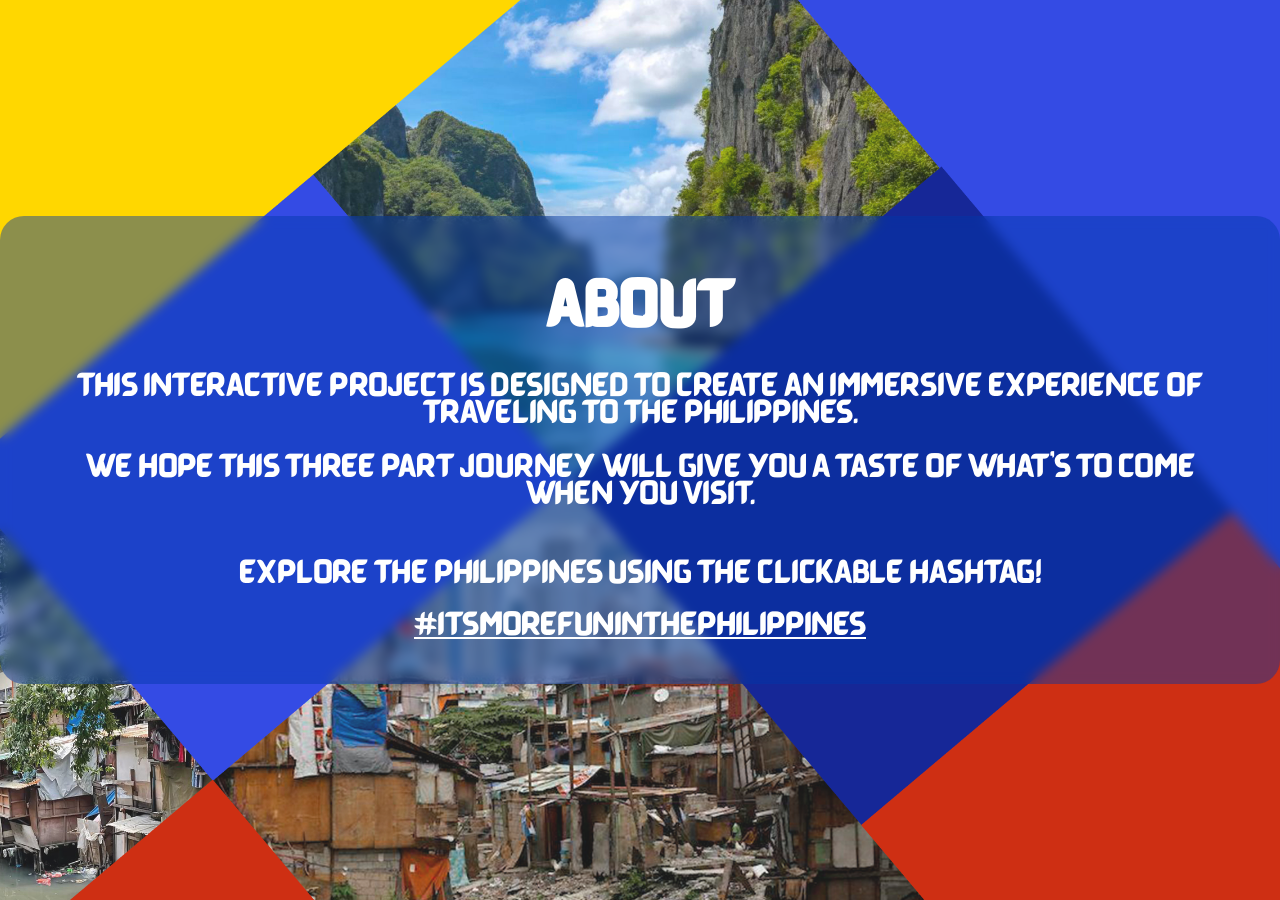
<file: index.html>
<!DOCTYPE html>

<html>
    <head>
        <meta charset="utf-8">
        <meta http-equiv="X-UA-Compatible" content="IE=edge">
        <title></title>
        <meta name="description" content="">
        <meta name="viewport" content="width=device-width, initial-scale=1.0, maximum-scale=1.0, user-scalable=no">
        <link rel="stylesheet" href="css/style.css">
    </head>
    <body>
        <div id="ABOUT">
            <h1 style="color: white">ABOUT</h1>
            <p style="color: white; font-size: 25px;">THIS INTERACTIVE PROJECT IS DESIGNED TO CREATE AN IMMERSIVE EXPERIENCE OF TRAVELING TO THE PHILIPPINES.<br><br>WE HOPE THIS THREE PART JOURNEY WILL GIVE YOU A TASTE OF WHAT'S TO COME WHEN YOU VISIT.</p>
            <p style="color: white; font-size: 25px;"><BR>EXPLORE THE PHILIPPINES USING THE CLICKABLE HASHTAG!</p>
            <a style="font-size: 25px;" class="hashtag" href="sketch1/index.html">#ITSMOREFUNINTHEPHILIPPINES</a>
            
        </div>

       

        

        
        
        
        
    </body>
</html>
</file>
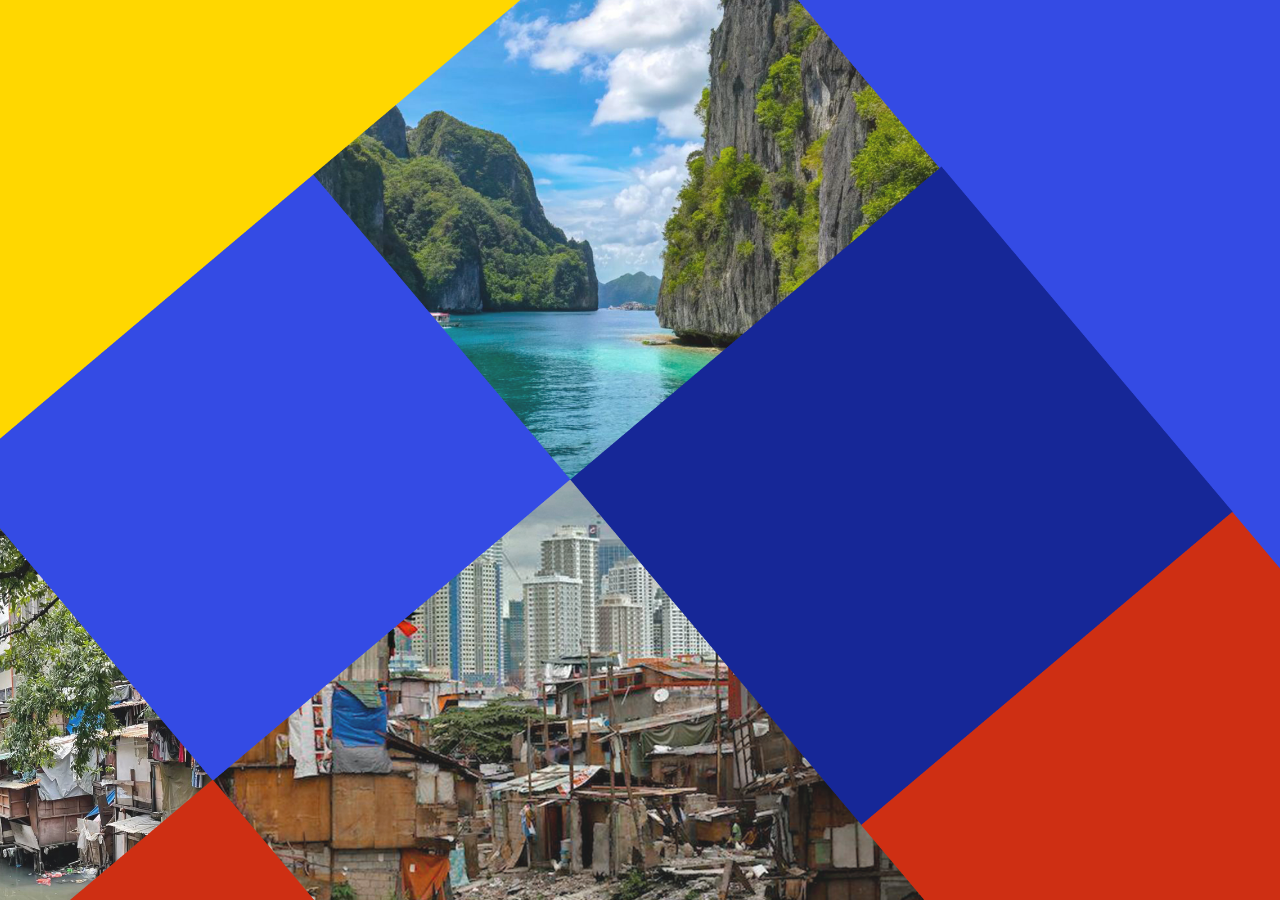
<file: index_2.html>
<!DOCTYPE html>
<!--[if lt IE 7]>      <html class="no-js lt-ie9 lt-ie8 lt-ie7"> <![endif]-->
<!--[if IE 7]>         <html class="no-js lt-ie9 lt-ie8"> <![endif]-->
<!--[if IE 8]>         <html class="no-js lt-ie9"> <![endif]-->
<!--[if gt IE 8]>      <html class="no-js"> <!--<![endif]-->
<html>
    <head>
        <meta charset="utf-8">
        <meta http-equiv="X-UA-Compatible" content="IE=edge">
        <title></title>
        <meta name="description" content="">
        <meta name="viewport" content="width=device-width, initial-scale=1">
        <link rel="stylesheet" href="../css/style.css">
    </head>
    <body>
        <div class="center">


        </div>
        
        <script src="" async defer></script>
    </body>
</html>
</file>
<file: css/style.css>
body {
    background-image: url("../img/aboutme.png");
    background-repeat: no-repeat;
    background-size: cover;
    background-position: center;
    background-attachment: fixed;
    margin: 0;
    height: 100vh;
    display: flex;
    justify-content: center;
    align-items: center;
}

#ABOUT {
    text-align: center;
    background: rgba(0, 56, 168, 0.45);
    border-radius: 24px;
    padding: 40px 60px;
    backdrop-filter: blur(6px);
    -webkit-backdrop-filter: blur(6px);
}

@font-face {
    font-family: 'Barabara';
    src: url('../font/BARABARA-final.otf') format('opentype');
}


h1, p, .hashtag {
    font-family: 'Barabara', sans-serif;
    font-size: 50px;
}

.hashtag {
    color: white;
    transition: text-shadow 0.3s ease, color 0.3s ease;
    cursor: default;
}

.hashtag:hover {
    color: #FFD700;
    text-shadow: 0 0 8px #FFD700, 0 0 20px #FFD700, 0 0 40px #FFD700;
}

h3 {
    font-size: 40px;
    position: fixed;
    left: 50%;
    bottom: 20px;
    transform: translate(-50%, -50%);
    margin: 0 auto;
}
</file>
